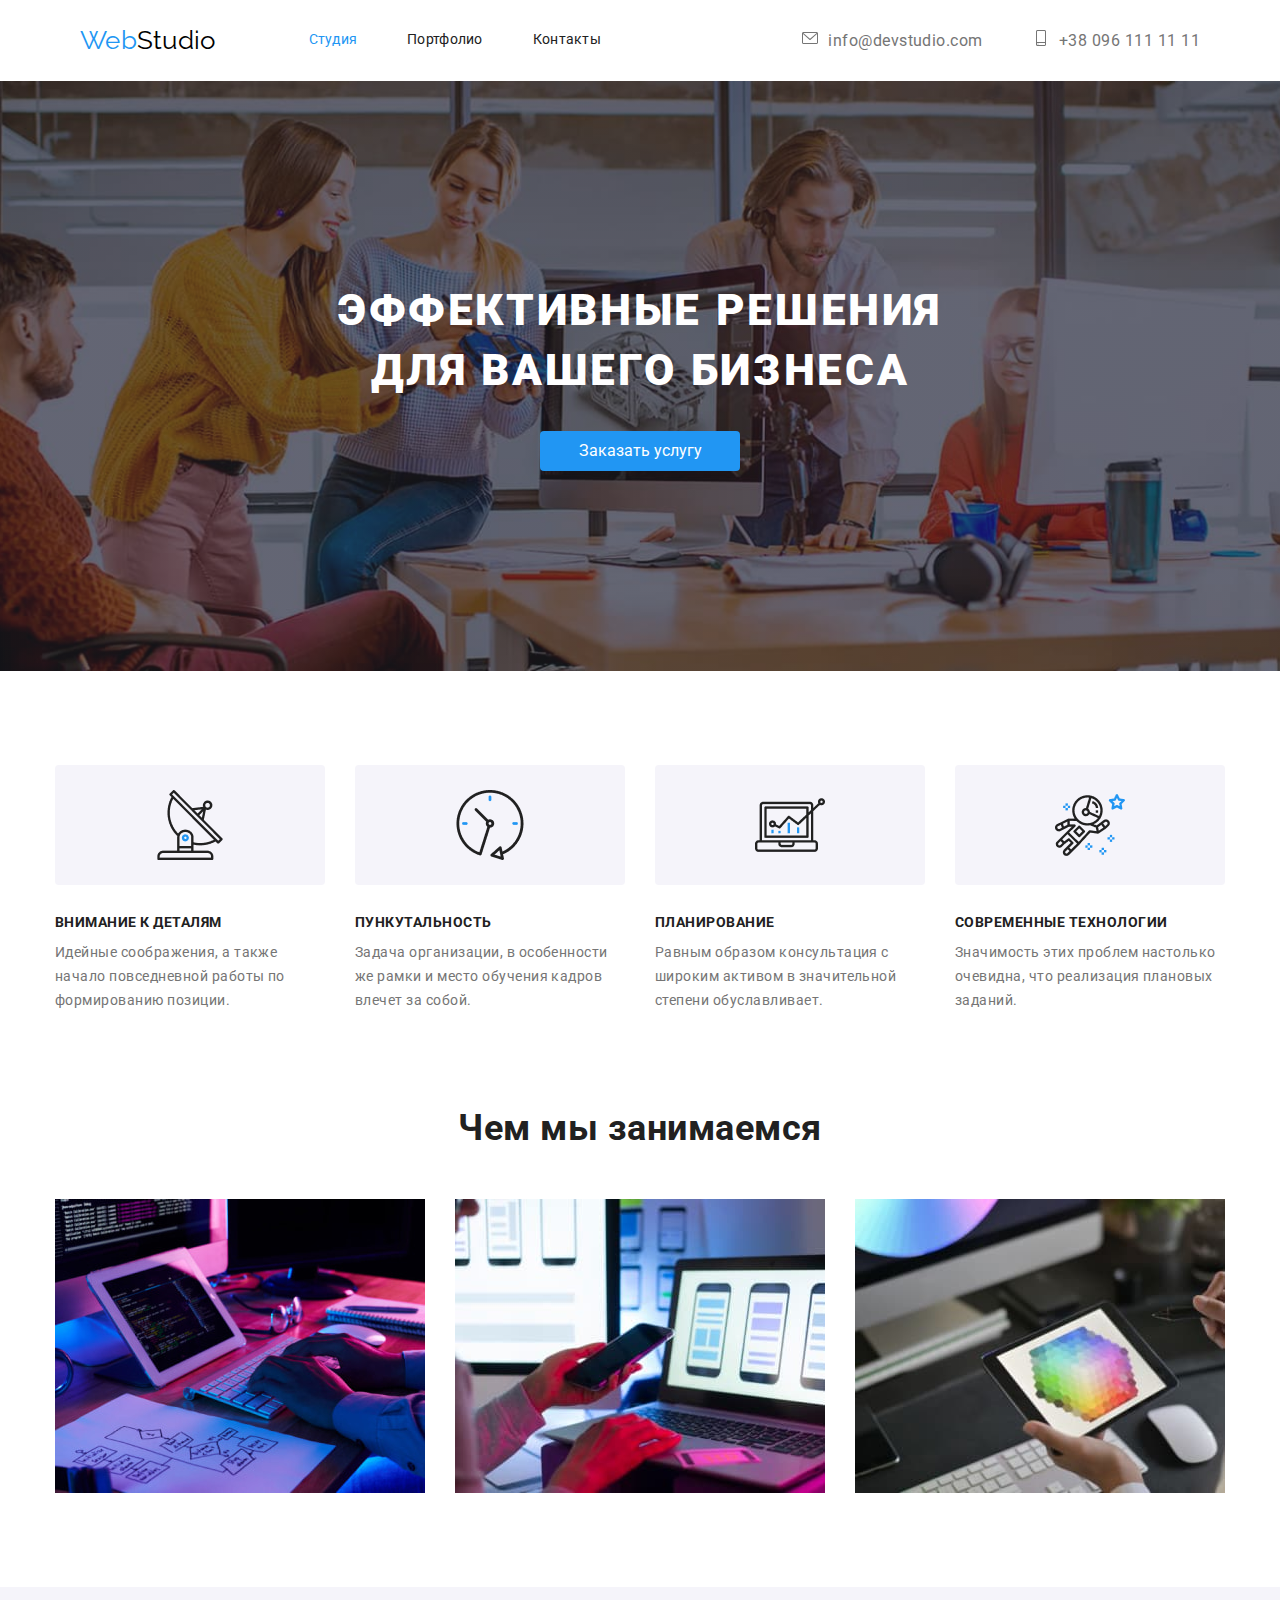
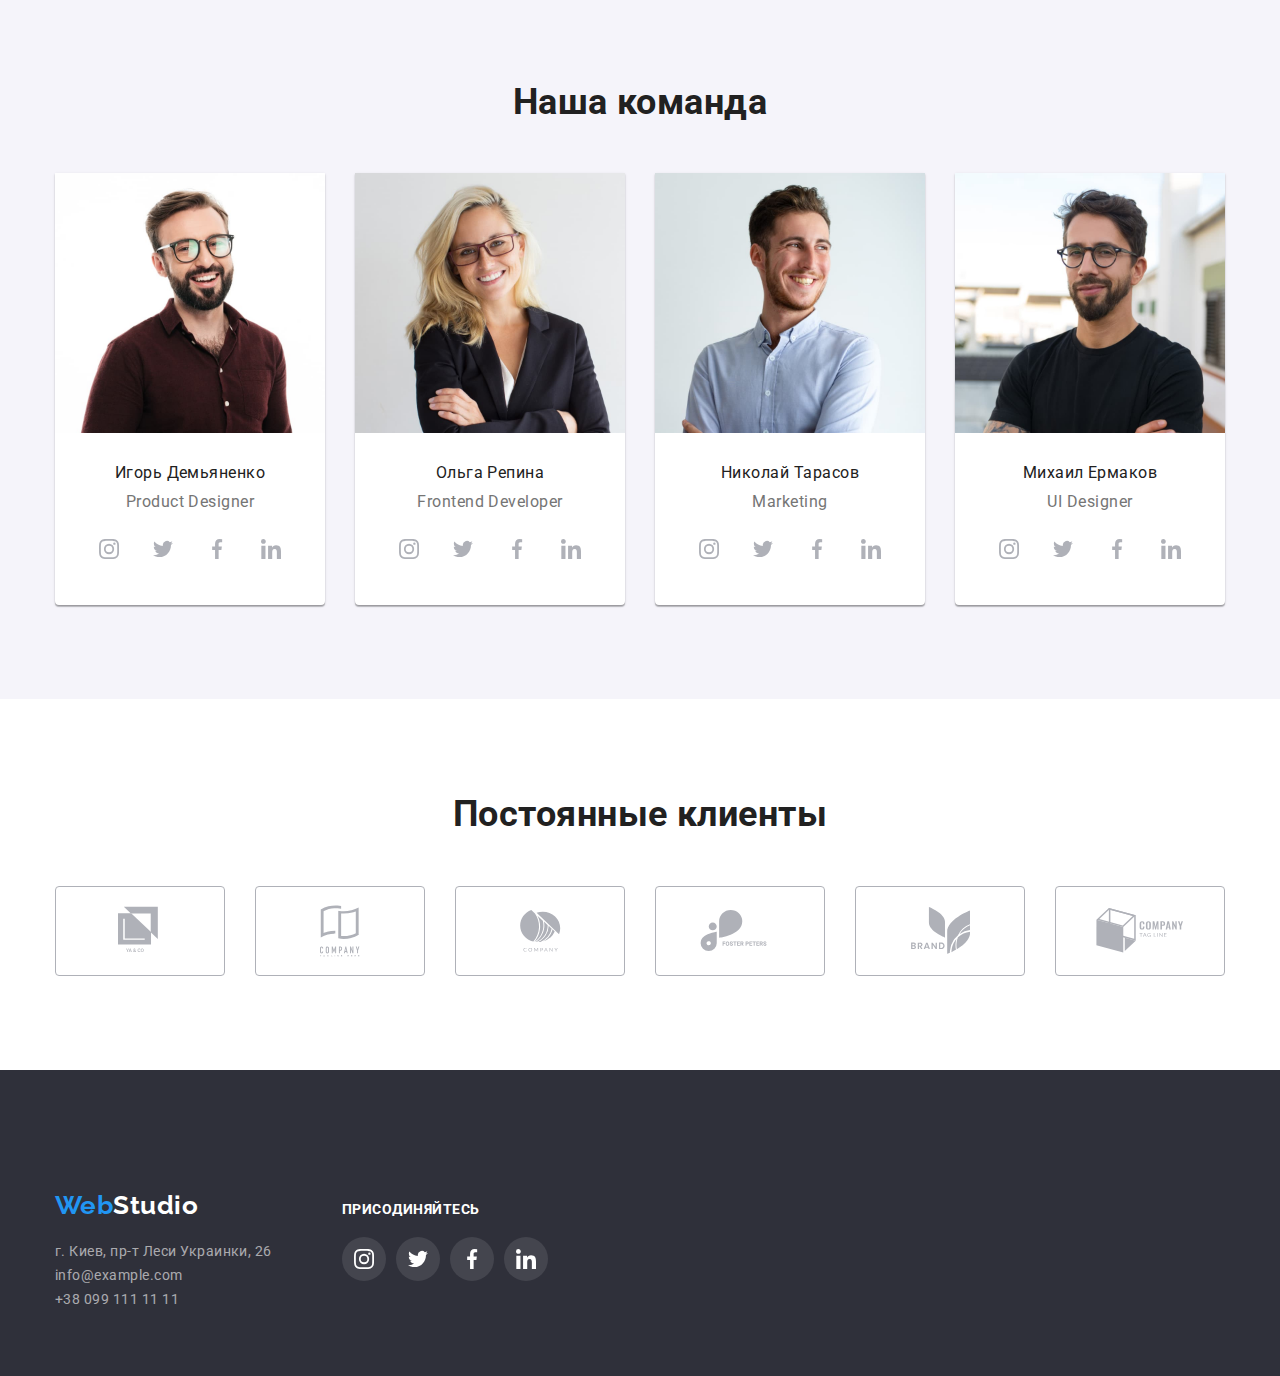
<file: index.html>
<!DOCTYPE html>
<html lang="ru">
  <head>
    <meta charset="UTF-8" />
    <meta name="viewport" content="width=device-width, initial-scale=1.0" />
    <link
      href="https://fonts.googleapis.com/css2?family=Raleway:wght@700&family=Roboto:wght@500;700&display=swap"
      rel="stylesheet"
    />
    <link rel="stylesheet" href="./css/modernnormalize.css" />
    <link rel="stylesheet" href="./css/styles.css" />
    <title>Document</title>
  </head>
  <body>
    <header>
      <!-- главная навигация -->
      <div class="container">
        <div class="flexbox-header">
          <nav class="nav">
            <a class="logo" href="./index.html"
              ><span class="web">Web</span>Studio</a
            >
            <ul class="list list-flexbox">
              <li class="item"><a class="link current" href="">Студия</a></li>
              <li class="item">
                <a class="link" href="./portfolio.html">Портфолио</a>
              </li>
              <li class="item">
                <a class="link" href="#contacts">Контакты</a>
              </li>
            </ul>
          </nav>

          <address class="address">
            <a class="address-link" href="mailto:info@devstudio.com">
              <svg class="address-icon" width="16" height="16">
                <use
                  href="./images/icons/symbol-defs.svg#icon-envelope"
                ></use></svg
              >info@devstudio.com</a
            >
            <a class="address-link" href="tel:+380961111111"
              ><svg class="address-icon" width="16" height="16">
                <use
                  href="./images/icons/symbol-defs.svg#icon-smartphone"
                ></use></svg
              >+38 096 111 11 11</a
            >
          </address>
        </div>
      </div>
    </header>
    <main>
      <article>
        <!-- герой -->
        <section class="hero">
          <div class="container hero-section">
            <h1 class="hero-title">Эффективные решения для вашего бизнеса</h1>
            <button class="button" type="button">Заказать услугу</button>
          </div>
        </section>
        <!-- особенности компании -->
        <section class="section">
          <div class="container">
            <h2 class="visually-hidden">Особенности</h2>
            <ul class="list flexbox">
              <li class="item-special">
                <h3 class="title-small-section antenna">Внимание к деталям</h3>
                <p class="text special-section">
                  Идейные соображения, а также начало повседневной работы по
                  формированию позиции.
                </p>
              </li>
              <li class="item-special">
                <h3 class="title-small-section clock">Пункутальность</h3>
                <p class="text special-section">
                  Задача организации, в особенности же рамки и место обучения
                  кадров влечет за собой.
                </p>
              </li>
              <li class="item-special">
                <h3 class="title-small-section planning">Планирование</h3>
                <p class="text special-section">
                  Равным образом консультация с широким активом в значительной
                  степени обуславливает.
                </p>
              </li>
              <li class="item-special">
                <h3 class="title-small-section astronaut">
                  Современные технологии
                </h3>
                <p class="text special-section">
                  Значимость этих проблем настолько очевидна, что реализация
                  плановых заданий.
                </p>
              </li>
            </ul>
          </div>
        </section>
        <!-- чем занимается компания -->
        <section class="section no-padding">
          <div class="container">
            <h2 class="title-section">Чем мы занимаемся</h2>
            <ul class="list flexbox">
              <li class="item-company">
                <a href="">
                  <img
                    src="./images/img.jpg"
                    alt="кодирование"
                    width="370"
                    height="295"
                  />
                </a>
              </li>
              <li class="item-company">
                <a href="">
                  <img
                    src="./images/box2.jpg"
                    alt="создание мобильных приложений"
                    width="370"
                    height="295"
                  />
                </a>
              </li>
              <li class="item-company">
                <a href="">
                  <img
                    src="./images/box3.jpg"
                    alt="палитра цветов"
                    width="370"
                    height="295"
                  />
                </a>
              </li>
            </ul>
          </div>
        </section>
        <!-- фото и ссылки на команду -->
        <section class="section team">
          <div class="container">
            <h2 class="title-section">Наша команда</h2>
            <ul class="list flexbox">
              <li class="item-special">
                <a href="">
                  <img
                    class="team-image"
                    src="./images/imgteam1.jpg"
                    alt="Игорь Демьяненко"
                    width="270"
                    height="260"
                  />
                </a>
                <h3 class="title-team">Игорь Демьяненко</h3>
                <p class="text text-team">Product Designer</p>
                <ul class="list flexbox-social">
                  <li class="flexbox-social-item">
                    <a
                      class="social-link"
                      aria-label="Инстаграм"
                      href="https://www.instagram.com/?hl=ru"
                      ><svg class="social-icon" width="20" height="20">
                        <use
                          href="./images/icons/symbol-defs.svg#icon-instagram"
                        ></use></svg
                    ></a>
                  </li>
                  <li class="flexbox-social-item">
                    <a
                      class="social-link"
                      aria-label="Твиттер"
                      href="https://www.instagram.com/?hl=ru"
                      ><svg class="social-icon" width="20" height="20">
                        <use
                          href="./images/icons/symbol-defs.svg#icon-twitter"
                        ></use></svg
                    ></a>
                  </li>
                  <li class="flexbox-social-item">
                    <a
                      class="social-link"
                      aria-label="Фейсбук"
                      href="https://www.instagram.com/?hl=ru"
                      ><svg class="social-icon" width="20" height="20">
                        <use
                          href="./images/icons/symbol-defs.svg#icon-facebook"
                        ></use></svg
                    ></a>
                  </li>
                  <li class="flexbox-social-item">
                    <a
                      class="social-link"
                      aria-label="Линкендин"
                      href="https://www.instagram.com/?hl=ru"
                      ><svg class="social-icon" width="20" height="20">
                        <use
                          href="./images/icons/symbol-defs.svg#icon-linkedin"
                        ></use></svg
                    ></a>
                  </li>
                </ul>
              </li>
              <li class="item-special">
                <a href="">
                  <img
                    class="team-image"
                    src="./images/imgteam2.jpg"
                    alt="Ольга Репина"
                    width="270"
                    height="260"
                  />
                </a>
                <h3 class="title-team">Ольга Репина</h3>
                <p class="text text-team">Frontend Developer</p>
                <ul class="list flexbox-social">
                  <li class="flexbox-social-item">
                    <a
                      class="social-link"
                      aria-label="Инстаграм"
                      href="https://www.instagram.com/?hl=ru"
                      ><svg class="social-icon" width="20" height="20">
                        <use
                          href="./images/icons/symbol-defs.svg#icon-instagram"
                        ></use></svg
                    ></a>
                  </li>
                  <li class="flexbox-social-item">
                    <a
                      class="social-link"
                      aria-label="Твиттер"
                      href="https://www.instagram.com/?hl=ru"
                      ><svg class="social-icon" width="20" height="20">
                        <use
                          href="./images/icons/symbol-defs.svg#icon-twitter"
                        ></use></svg
                    ></a>
                  </li>
                  <li class="flexbox-social-item">
                    <a
                      class="social-link"
                      aria-label="Фейсбук"
                      href="https://www.instagram.com/?hl=ru"
                      ><svg class="social-icon" width="20" height="20">
                        <use
                          href="./images/icons/symbol-defs.svg#icon-facebook"
                        ></use></svg
                    ></a>
                  </li>
                  <li class="flexbox-social-item">
                    <a
                      class="social-link"
                      aria-label="Линкендин"
                      href="https://www.instagram.com/?hl=ru"
                      ><svg class="social-icon" width="20" height="20">
                        <use
                          href="./images/icons/symbol-defs.svg#icon-linkedin"
                        ></use></svg
                    ></a>
                  </li>
                </ul>
              </li>
              <li class="item-special">
                <a href="">
                  <img
                    class="team-image"
                    src="./images/imgteam3.jpg"
                    alt="Николай Тарасов"
                    width="270"
                    height="260"
                  />
                </a>
                <h3 class="title-team">Николай Тарасов</h3>
                <p class="text text-team">Marketing</p>
                <ul class="list flexbox-social">
                  <li class="flexbox-social-item">
                    <a
                      class="social-link"
                      aria-label="Инстаграм"
                      href="https://www.instagram.com/?hl=ru"
                      ><svg class="social-icon" width="20" height="20">
                        <use
                          href="./images/icons/symbol-defs.svg#icon-instagram"
                        ></use></svg
                    ></a>
                  </li>
                  <li class="flexbox-social-item">
                    <a
                      class="social-link"
                      aria-label="Твиттер"
                      href="https://www.instagram.com/?hl=ru"
                      ><svg class="social-icon" width="20" height="20">
                        <use
                          href="./images/icons/symbol-defs.svg#icon-twitter"
                        ></use></svg
                    ></a>
                  </li>
                  <li class="flexbox-social-item">
                    <a
                      class="social-link"
                      aria-label="Фейсбук"
                      href="https://www.instagram.com/?hl=ru"
                      ><svg class="social-icon" width="20" height="20">
                        <use
                          href="./images/icons/symbol-defs.svg#icon-facebook"
                        ></use></svg
                    ></a>
                  </li>
                  <li class="flexbox-social-item">
                    <a
                      class="social-link"
                      aria-label="Линкендин"
                      href="https://www.instagram.com/?hl=ru"
                      ><svg class="social-icon" width="20" height="20">
                        <use
                          href="./images/icons/symbol-defs.svg#icon-linkedin"
                        ></use></svg
                    ></a>
                  </li>
                </ul>
              </li>
              <li class="item-special">
                <a href="">
                  <img
                    class="team-image"
                    src="./images/imgteam4.jpg"
                    alt="Михаил Ермаков"
                    width="270"
                    height="260"
                  />
                </a>
                <h3 class="title-team">Михаил Ермаков</h3>
                <p class="text text-team">UI Designer</p>
                <ul class="list flexbox-social">
                  <li class="flexbox-social-item">
                    <a
                      class="social-link"
                      aria-label="Инстаграм"
                      href="https://www.instagram.com/?hl=ru"
                      ><svg class="social-icon" width="20" height="20">
                        <use
                          href="./images/icons/symbol-defs.svg#icon-instagram"
                        ></use></svg
                    ></a>
                  </li>
                  <li class="flexbox-social-item">
                    <a
                      class="social-link"
                      aria-label="Твиттер"
                      href="https://www.instagram.com/?hl=ru"
                      ><svg class="social-icon" width="20" height="20">
                        <use
                          href="./images/icons/symbol-defs.svg#icon-twitter"
                        ></use></svg
                    ></a>
                  </li>
                  <li class="flexbox-social-item">
                    <a
                      class="social-link"
                      aria-label="Фейсбук"
                      href="https://www.instagram.com/?hl=ru"
                      ><svg class="social-icon" width="20" height="20">
                        <use
                          href="./images/icons/symbol-defs.svg#icon-facebook"
                        ></use></svg
                    ></a>
                  </li>
                  <li class="flexbox-social-item">
                    <a
                      class="social-link"
                      aria-label="Линкендин"
                      href="https://www.instagram.com/?hl=ru"
                      ><svg class="social-icon" width="20" height="20">
                        <use
                          href="./images/icons/symbol-defs.svg#icon-linkedin"
                        ></use></svg
                    ></a>
                  </li>
                </ul>
              </li>
            </ul>
          </div>
        </section>
        <!-- постоянные клиенты -->
        <section class="section">
          <div class="container">
            <h2 class="title-section">Постоянные клиенты</h2>
            <ul class="list clients">
              <li>
                <a class="clients-link" href="">
                  <svg class="clients-icon" width="44" height="50">
                    <use href="./images/icons/symbol-defs.svg#icon-logo1"></use>
                  </svg>
                </a>
              </li>
              <li>
                <a class="clients-link" href="">
                  <svg class="clients-icon" width="40" height="52">
                    <use href="./images/icons/symbol-defs.svg#icon-logo2"></use>
                  </svg>
                </a>
              </li>
              <li>
                <a class="clients-link" href="">
                  <svg class="clients-icon" width="41" height="42">
                    <use href="./images/icons/symbol-defs.svg#icon-logo3"></use>
                  </svg>
                </a>
              </li>
              <li>
                <a class="clients-link" href="">
                  <svg class="clients-icon" width="80" height="42">
                    <use href="./images/icons/symbol-defs.svg#icon-logo4"></use>
                  </svg>
                </a>
              </li>
              <li>
                <a class="clients-link" href="">
                  <svg class="clients-icon" width="59" height="47">
                    <use href="./images/icons/symbol-defs.svg#icon-logo5"></use>
                  </svg>
                </a>
              </li>
              <li>
                <a class="clients-link" href="">
                  <svg class="clients-icon" width="88" height="45">
                    <use href="./images/icons/symbol-defs.svg#icon-logo6"></use>
                  </svg>
                </a>
              </li>
            </ul>
          </div>
        </section>
      </article>
    </main>
    <footer class="footer">
      <!-- футер -->
      <div class="container footer-flexbox">
        <div>
          <h2 class="logo title-footer"><span class="web">Web</span>Studio</h2>
          <address class="text-address" id="contacts">
            г. Киев, пр-т Леси Украинки, 26 <br />
            info@example.com <br />
            +38 099 111 11 11
          </address>
        </div>
        <div class="join">
          <h2 class="title-join">Присодиняйтесь</h2>
          <ul class="list flexbox-social">
            <li class="flexbox-social-item">
              <a
                class="social-link-join"
                aria-label="Инстаграм"
                href="https://www.instagram.com/?hl=ru"
                ><svg class="social-icon" width="20" height="20">
                  <use
                    href="./images/icons/symbol-defs.svg#icon-instagram"
                  ></use></svg
              ></a>
            </li>
            <li class="flexbox-social-item">
              <a
                class="social-link-join"
                aria-label="Твиттер"
                href="https://www.instagram.com/?hl=ru"
                ><svg class="social-icon" width="20" height="20">
                  <use
                    href="./images/icons/symbol-defs.svg#icon-twitter"
                  ></use></svg
              ></a>
            </li>
            <li class="flexbox-social-item">
              <a
                class="social-link-join"
                aria-label="Фейсбук"
                href="https://www.instagram.com/?hl=ru"
                ><svg class="social-icon" width="20" height="20">
                  <use
                    href="./images/icons/symbol-defs.svg#icon-facebook"
                  ></use></svg
              ></a>
            </li>
            <li class="flexbox-social-item">
              <a
                class="social-link-join"
                aria-label="Линкендин"
                href="https://www.instagram.com/?hl=ru"
                ><svg class="social-icon" width="20" height="20">
                  <use
                    href="./images/icons/symbol-defs.svg#icon-linkedin"
                  ></use></svg
              ></a>
            </li>
          </ul>
        </div>
      </div>
    </footer>
  </body>
</html>
</file>
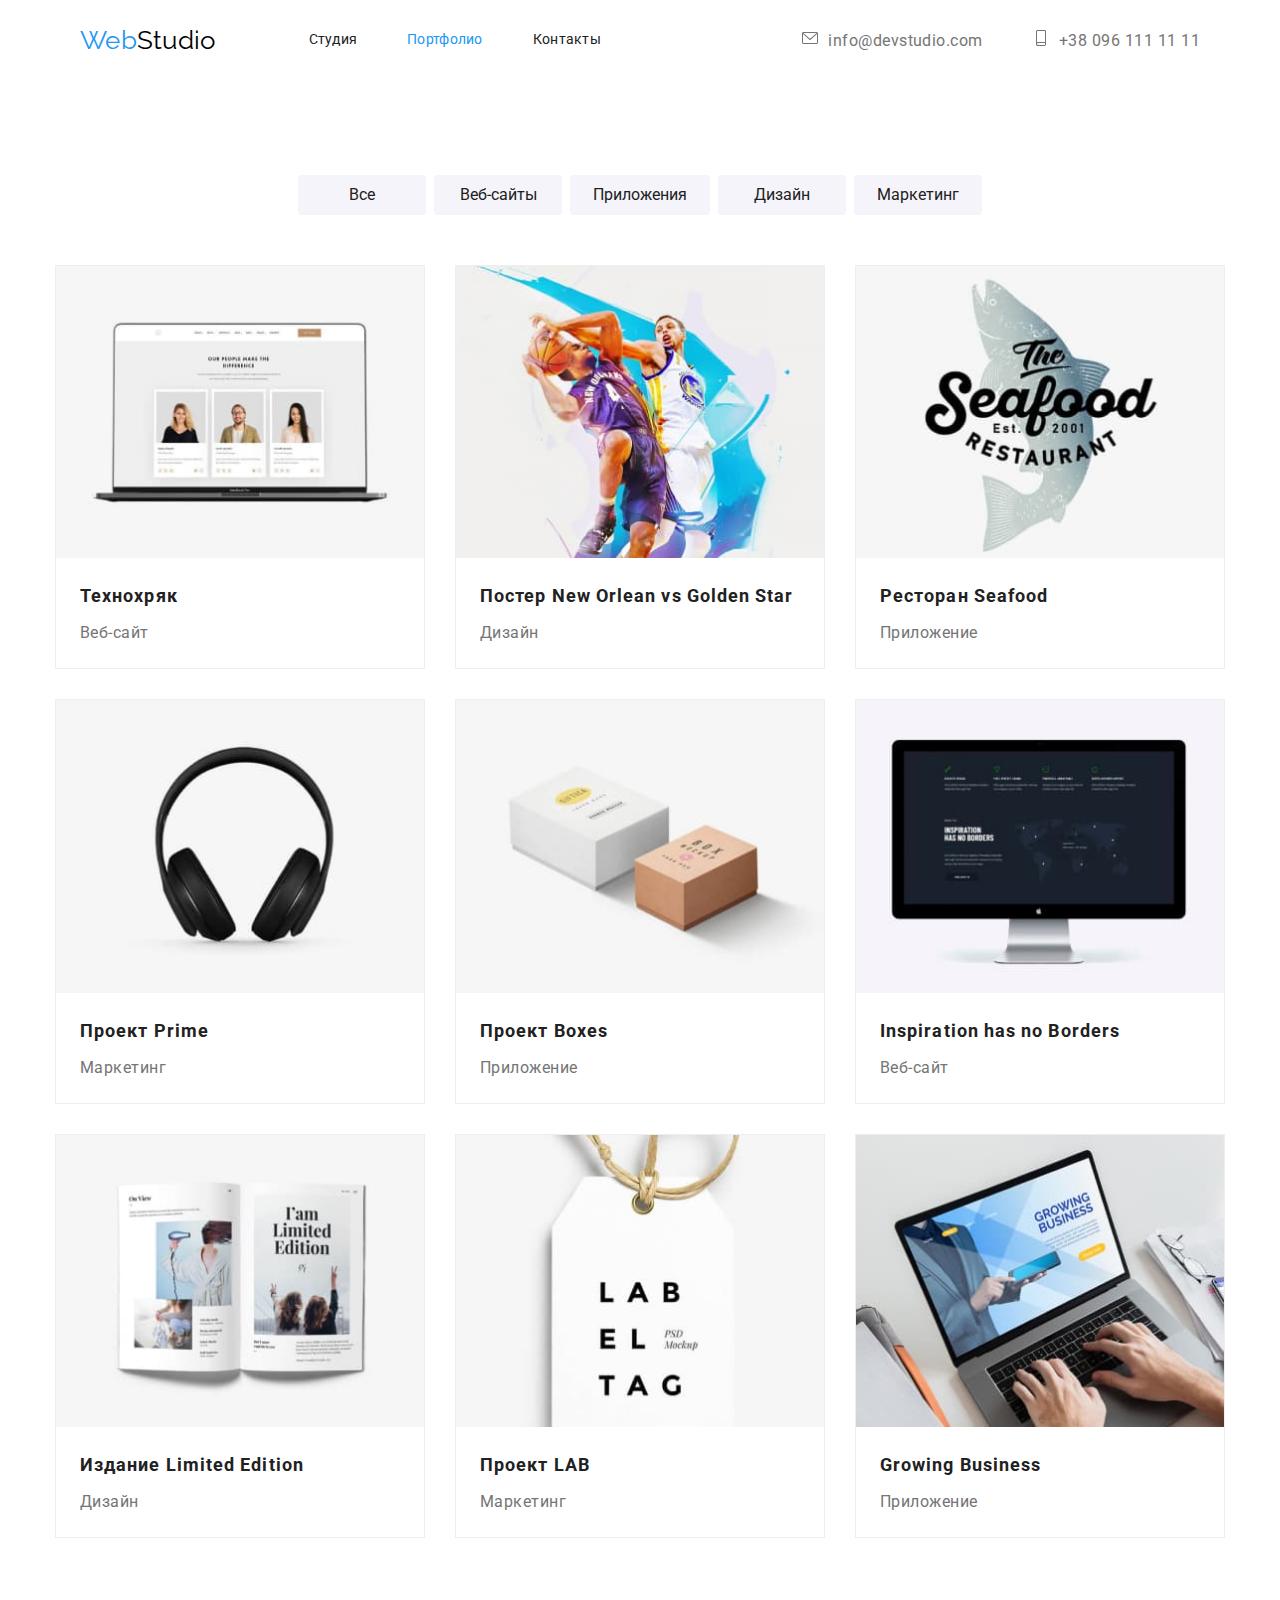
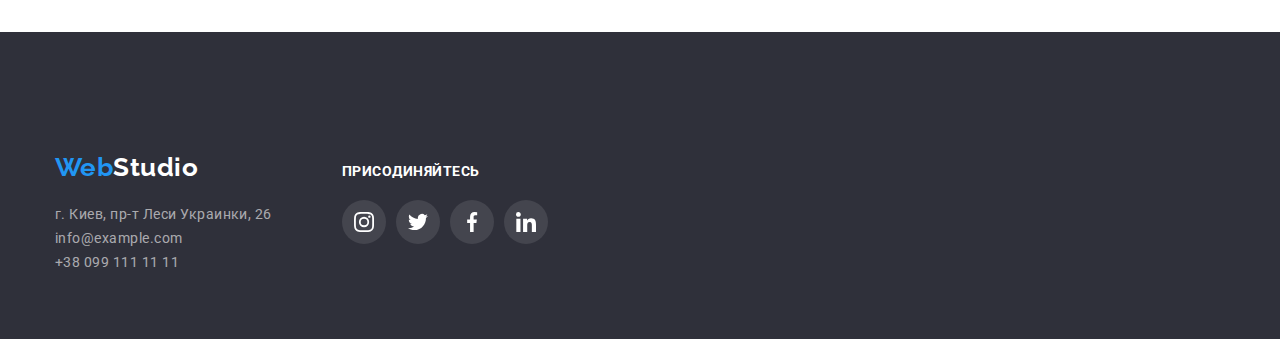
<file: portfolio.html>
<!DOCTYPE html>
<html lang="ru">
  <head>
    <meta charset="UTF-8" />
    <meta name="viewport" content="width=device-width, initial-scale=1.0" />
    <link
      href="https://fonts.googleapis.com/css2?family=Raleway:wght@700&family=Roboto:wght@500;700&display=swap"
      rel="stylesheet"
    />
    <link rel="stylesheet" href="./css/modernnormalize.css" />
    <link rel="stylesheet" href="./css/styles.css" />
    <title>Document</title>
  </head>
  <body>
    <header>
      <!-- главная навигация -->
      <div class="container padding-portfolio">
        <div class="flexbox-header">
          <nav class="nav">
            <a class="logo" href="./index.html"
              ><span class="web">Web</span>Studio</a
            >
            <ul class="list list-flexbox">
              <li class="item">
                <a class="link" href="./index.html">Студия</a>
              </li>
              <li class="item">
                <a class="link current" href="./portfolio.html">Портфолио</a>
              </li>
              <li class="item">
                <a class="link" href="#contacts">Контакты</a>
              </li>
            </ul>
          </nav>

          <address class="address">
            <a class="address-link" href="mailto:info@devstudio.com">
              <svg class="address-icon" width="16" height="16">
                <use
                  href="./images/icons/symbol-defs.svg#icon-envelope"
                ></use></svg
              >info@devstudio.com</a
            >
            <a class="address-link" href="tel:+380961111111"
              ><svg class="address-icon" width="16" height="16">
                <use
                  href="./images/icons/symbol-defs.svg#icon-smartphone"
                ></use></svg
              >+38 096 111 11 11</a
            >
          </address>
        </div>
      </div>
    </header>
    <main>
      <article>
        <!--фильтр -->
        <div class="container padding-portfolio">
          <ul class="list flexbox-buttonport">
            <li class="item-button">
              <button class="button-port" type="button">Все</button>
            </li>
            <li class="item-button">
              <button class="button-port" type="button">Веб-сайты</button>
            </li>
            <li class="item-button">
              <button class="button-port" type="button">Приложения</button>
            </li>
            <li class="item-button">
              <button class="button-port" type="button">Дизайн</button>
            </li>
            <li class="item-button">
              <button class="button-port" type="button">Маркетинг</button>
            </li>
          </ul>
          <section>
            <!-- список приложений  -->
            <ul class="list flexbox-app">
              <li class="item-app">
                <a href=""
                  ><img
                    src="./images/img-porrtf-1.jpg"
                    alt="иконки"
                    width="370"
                    height="295"
                  />
                  <div class="text-container">
                    <h2 class="title-app">Технохряк</h2>
                    <p class="text-app">Веб-сайт</p>
                  </div>
                </a>
              </li>
              <li class="item-app">
                <a href=""
                  ><img
                    src="./images/img-porrtf-2.jpg"
                    alt="баскетболисты"
                    width="370"
                    height="295"
                  />
                  <div class="text-container">
                    <h2 class="title-app">Постер New Orlean vs Golden Star</h2>
                    <p class="text-app">Дизайн</p>
                  </div>
                </a>
              </li>
              <li class="item-app">
                <a href=""
                  ><img
                    src="./images/img-porrtf-3.jpg"
                    alt="логотип"
                    width="370"
                    height="295"
                  />
                  <div class="text-container">
                    <h2 class="title-app">Ресторан Seafood</h2>
                    <p class="text-app">Приложение</p>
                  </div>
                </a>
              </li>
              <li class="item-app">
                <a href=""
                  ><img
                    src="./images/img-porrtf-4.jpg"
                    alt="наушники"
                    width="370"
                    height="295"
                  />
                  <div class="text-container">
                    <h2 class="title-app">Проект Prime</h2>
                    <p class="text-app">Маркетинг</p>
                  </div>
                </a>
              </li>
              <li class="item-app">
                <a href=""
                  ><img
                    src="./images/img-porrtf-5.jpg"
                    alt="коробки"
                    width="370"
                    height="295"
                  />
                  <div class="text-container">
                    <h2 class="title-app">Проект Boxes</h2>
                    <p class="text-app">Приложение</p>
                  </div>
                </a>
              </li>
              <li class="item-app">
                <a href=""
                  ><img
                    src="./images/img-porrtf-6.jpg"
                    alt="экран-компьютера"
                    width="370"
                    height="295"
                  />
                  <div class="text-container">
                    <h2 class="title-app">Inspiration has no Borders</h2>
                    <p class="text-app">Веб-сайт</p>
                  </div>
                </a>
              </li>
              <li class="item-app">
                <a href=""
                  ><img
                    src="./images/img-porrtf-7.jpg"
                    alt="книга"
                    width="370"
                    height="295"
                  />
                  <div class="text-container">
                    <h2 class="title-app">Издание Limited Edition</h2>
                    <p class="text-app">Дизайн</p>
                  </div>
                </a>
              </li>
              <li class="item-app">
                <a href=""
                  ><img
                    src="./images/img-porrtf-8.jpg"
                    alt="бирка"
                    width="370"
                    height="295"
                  />
                  <div class="text-container">
                    <h2 class="title-app">Проект LAB</h2>
                    <p class="text-app">Маркетинг</p>
                  </div>
                </a>
              </li>
              <li class="item-app">
                <a href=""
                  ><img
                    src="./images/img-porrtf-9.jpg"
                    alt="ноутбук"
                    width="370"
                    height="295"
                  />
                  <div class="text-container">
                    <h2 class="title-app">Growing Business</h2>
                    <p class="text-app">Приложение</p>
                  </div>
                </a>
              </li>
            </ul>
          </section>
        </div>
      </article>
    </main>
    <footer class="footer">
      <!-- футер -->
      <div class="container footer-flexbox">
        <div>
          <h2 class="logo title-footer"><span class="web">Web</span>Studio</h2>
          <address class="text-address" id="contacts">
            г. Киев, пр-т Леси Украинки, 26 <br />
            info@example.com <br />
            +38 099 111 11 11
          </address>
        </div>
        <div class="join">
          <h2 class="title-join">Присодиняйтесь</h2>
          <ul class="list flexbox-social">
            <li class="flexbox-social-item">
              <a
                class="social-link-join"
                aria-label="Инстаграм"
                href="https://www.instagram.com/?hl=ru"
                ><svg class="social-icon" width="20" height="20">
                  <use
                    href="./images/icons/symbol-defs.svg#icon-instagram"
                  ></use></svg
              ></a>
            </li>
            <li class="flexbox-social-item">
              <a
                class="social-link-join"
                aria-label="Твиттер"
                href="https://www.instagram.com/?hl=ru"
                ><svg class="social-icon" width="20" height="20">
                  <use
                    href="./images/icons/symbol-defs.svg#icon-twitter"
                  ></use></svg
              ></a>
            </li>
            <li class="flexbox-social-item">
              <a
                class="social-link-join"
                aria-label="Фейсбук"
                href="https://www.instagram.com/?hl=ru"
                ><svg class="social-icon" width="20" height="20">
                  <use
                    href="./images/icons/symbol-defs.svg#icon-facebook"
                  ></use></svg
              ></a>
            </li>
            <li class="flexbox-social-item">
              <a
                class="social-link-join"
                aria-label="Линкендин"
                href="https://www.instagram.com/?hl=ru"
                ><svg class="social-icon" width="20" height="20">
                  <use
                    href="./images/icons/symbol-defs.svg#icon-linkedin"
                  ></use></svg
              ></a>
            </li>
          </ul>
        </div>
      </div>
    </footer>
  </body>
</html>
</file>
<file: css/styles.css>
:root {
  --primary-text-color: #757575;
  --title-text-color: #212121;
  --accent-color: #2196f3;
  --background-color: #ffffff;
  --background-hero-color: #2f303a;
  --our-team-back-color: #f5f4fa;
  --footer-back-color: #000000;
  --icon-color: #afb1b8;
}

body {
  font-family: Roboto, serif;
  letter-spacing: 0.03em;

  color: var(--primary-text-color);
}

/* утилиты */

h2,
h3 {
  color: var(--title-text-color);
}

.list {
  list-style: none;
  margin: 0;
  padding: 0;
}

a {
  text-decoration: none;
}

img {
  display: block;
  max-width: 100%;
  height: auto;
}

.flexbox {
  display: flex;
}

/* главная навигация */

.container {
  margin-left: auto;
  margin-right: auto;
  width: 1200px;
  padding-left: 15px;
  padding-right: 15px;
}

.flexbox-header {
  display: flex;
  padding: 25px;
}

.flexbox-header > .address {
  margin-left: auto;
}

.nav {
  display: flex;

  font-size: 14px;
  line-height: 1.14;
  letter-spacing: 0.02em;
}

.nav > .logo {
  margin-right: 93px;
}

.logo {
  font-family: Raleway, sans-serif;
  font-size: 26px;
  line-height: 1.19;

  color: var(--footer-back-color);
}

.list-flexbox {
  display: flex;
  align-items: center;
}

.list-flexbox > .item:not(:last-child) {
  margin-right: 50px;
}

.link {
  color: var(--title-text-color);
}

.link:hover,
.link:focus,
.current,
.web {
  color: var(--accent-color);
}

.address {
  display: flex;
  align-items: center;
  color: var(--primary-text-color);

  font-style: normal;
}

.address-link {
  color: var(--primary-text-color);
}

.address-link:hover,
.address-link:focus {
  color: var(--accent-color);
}

.address-link:not(:last-child) {
  margin-right: 50px;
}

.address-icon {
  margin-right: 10px;
  fill: var(--primary-text-color);
}

.address-link:hover .address-icon,
.address-link:focus .address-icon {
  fill: var(--accent-color);
}

/* герой */

.hero {
  text-align: center;
  margin-right: auto;
  margin-left: auto;

  color: var(--background-color);
  background-color: var(--background-hero-color);
  background-image: linear-gradient(
      rgba(47, 48, 58, 0.4),
      rgba(47, 48, 58, 0.4)
    ),
    url(../images/hero-background.jpg);
  background-position: center;
  background-repeat: no-repeat;
  max-width: 1600px;
  background-size: cover;
}

.hero-section {
  padding-top: 200px;
  padding-bottom: 200px;
  margin-left: auto;
  margin-right: auto;
  max-width: 696px;
}

.hero-title {
  margin-top: 0;
  margin-bottom: 30px;

  font-weight: 900;
  font-size: 44px;
  line-height: 1.36;
  letter-spacing: 0.06em;
  text-transform: uppercase;
}

.button {
  display: inline-block;
  padding: 10px 32px;
  border-radius: 4px;
  border: 1px solid transparent;
  min-width: 200px;

  color: var(--background-color);
  background-color: var(--accent-color);

  text-align: center;
  cursor: pointer;
}

/* особенности компании */

.section {
  padding-top: 94px;
  padding-bottom: 94px;
}

.flexbox > .item-special:not(:last-child) {
  margin-right: 30px;
}

.flexbox > .item-special {
  width: calc((100% - 3 * 30px) / 4);
}

.visually-hidden {
  position: absolute;
  width: 1px;
  height: 1px;
  margin: -1px;
  border: 0;
  padding: 0;
  clip: rect(0 0 0 0);
  overflow: hidden;
}

.title-small-section {
  margin-top: 0px;
  margin-bottom: 10px;

  font-weight: 700;
  font-size: 14px;
  line-height: 1.14;
  text-transform: uppercase;
}

.title-small-section::before {
  display: block;
  content: "";
  max-width: 270px;
  height: 120px;
  margin-bottom: 30px;
  border-radius: 4px;
  background-color: var(--our-team-back-color);
  background-repeat: no-repeat;
  background-position: center;
}

.antenna::before {
  background-image: url(../images/antenna1.png);
}

.clock::before {
  background-image: url(../images/clock1.png);
}

.planning::before {
  background-image: url(../images/diagram1.png);
}

.astronaut::before {
  background-image: url(../images/astronaut1.png);
}

.special-section,
.text-address {
  font-size: 14px;
  line-height: 1.71;
}

.text {
  margin-top: 0px;
  margin-bottom: 0px;
}

/* чем занимается компания */

.section.no-padding {
  padding-top: 0px;
}

.title-section {
  margin-top: 0;
  margin-bottom: 50px;

  font-weight: 700;
  font-size: 36px;
  line-height: 1.17;
  text-align: center;
}

.flexbox > .item-company:not(:last-child) {
  margin-right: 30px;
}

.flexbox > .item-company {
  width: calc((100% - 2 * 30px) / 3);
}

/* фото и ссылки на команду */

.team {
  background-color: var(--our-team-back-color);
}

.team .item-special {
  box-shadow: 0px 1px 3px rgba(0, 0, 0, 0.12), 0px 1px 1px rgba(0, 0, 0, 0.14),
    0px 2px 1px rgba(0, 0, 0, 0.2);
  border-radius: 0px 0px 4px 4px;
  background-color: var(--background-color);
}

.team-image {
  margin-bottom: 30px;
}

.title-team {
  margin-top: 0px;
  margin-bottom: 10px;

  font-weight: normal;
  font-size: 16px;
  line-height: 1.19;
  text-align: center;
}

.text-team {
  font-size: 16px;
  line-height: 1.19;
  margin-bottom: 16px;
  text-align: center;
}

.flexbox-social {
  display: flex;
  justify-content: center;
  margin-bottom: 30px;
  margin-right: auto;
  margin-left: auto;
  justify-content: center;
}

.flexbox-social-item:not(:last-child) {
  margin-right: 10px;
}

.social-link {
  display: inline-block;
  width: 44px;
  height: 44px;
  border-radius: 50%;
}

.social-link:hover,
.social-link:focus {
  background-color: var(--accent-color);
}

.social-link:hover .social-icon,
.social-link:focus .social-icon {
  fill: var(--background-color);
}

.social-icon {
  margin: 12px;
  fill: var(--icon-color);
}
/* постоянные клиенты */

.clients {
  display: flex;
}

.clients > li:not(:last-child) {
  margin-right: 30px;
}

.clients-link {
  display: flex;
  height: 90px;
  width: 170px;
  justify-content: center;
  align-items: center;

  border: 1px solid var(--icon-color);
  border-radius: 4px;
}

.clients-icon {
  fill: var(--icon-color);
}

.clients-link:hover,
.clients-link:focus {
  border-color: var(--accent-color);
}

.clients-link:hover .clients-icon,
.clients-link:focus .clients-icon {
  fill: var(--accent-color);
}

/* футер */

.footer {
  padding-top: 60px;
  padding-bottom: 60px;

  background-color: var(--background-hero-color);
}

.footer-flexbox {
  display: flex;
}

.title-footer {
  margin-top: 60px;
  margin-bottom: 20px;

  color: var(--background-color);
}

.footer .text-address {
  font-style: normal;
  color: rgba(255, 255, 255, 0.6);
}

.join {
  margin-left: 70px;
  padding-top: 72px;
}

.title-join {
  margin-top: 0px;
  margin-bottom: 20px;

  text-transform: uppercase;
  font-weight: bold;
  font-size: 14px;
  line-height: 1.14;

  color: var(--background-color);
}

.social-link-join {
  display: inline-block;
  width: 44px;
  height: 44px;
  border-radius: 50%;

  background-color: rgba(255, 255, 255, 0.1);
}

.social-link-join:hover,
.social-link-join:focus {
  background-color: var(--accent-color);
}

.join .social-icon {
  fill: var(--background-color);
}

/* портфолио */

.padding-portfolio {
  padding-bottom: 94px;
}
/* фильтр */

.flexbox-buttonport {
  display: flex;
  justify-content: center;
  padding-bottom: 50px;
}

.flexbox-buttonport > .item-button:not(:last-child) {
  margin-right: 8px;
}

.item-button:hover,
.item-button:focus {
  box-shadow: 0px 4px 4px rgba(0, 0, 0, 0.25);
}

.button-port {
  display: inline-block;
  border: 1px solid transparent;
  border-radius: 4px;
  padding: 6px 22px;
  min-width: 128px;
  cursor: pointer;

  color: var(--title-text-color);
  background-color: var(--our-team-back-color);

  font-size: 16px;
  line-height: 1.63;
  text-align: center;
}

.button-port:hover,
.button-port:focus {
  color: var(--background-color);
  background-color: var(--accent-color);
}

/* список приложений */

.flexbox-app {
  display: flex;
  flex-wrap: wrap;
}

.item-app {
  width: calc((100% - 2 * 30px) / 3);
  border: 1px solid #eeeeee;
}

.item-app:not(:nth-of-type(3n)) {
  margin-right: 30px;
}

.item-app:hover,
.item-app:focus {
  box-shadow: 0px 4px 4px rgba(0, 0, 0, 0.25);
}

.flexbox-app > .item-app:nth-of-type(-n + 6) {
  margin-bottom: 30px;
}

.text-container {
  padding: 20px 24px;
}

.title-app {
  margin-top: 0px;
  margin-bottom: 4px;

  font-weight: 700;
  font-size: 18px;
  line-height: 2;
  letter-spacing: 0.06em;

  color: var(--title-text-color);
}

.text-app {
  margin-top: 0px;
  margin-bottom: 0px;

  font-size: 16px;
  line-height: 1.88;

  color: var(--primary-text-color);
}
</file>
<file: css/modernnormalize.css>
/*! modern-normalize v0.7.0 | MIT License | https://github.com/sindresorhus/modern-normalize */

/*
Document
========
*/

/**
Use a better box model (opinionated).
*/

*,
*::before,
*::after {
  box-sizing: border-box;
}

/**
Use a more readable tab size (opinionated).
*/

:root {
  -moz-tab-size: 4;
  tab-size: 4;
}

/**
1. Correct the line height in all browsers.
2. Prevent adjustments of font size after orientation changes in iOS.
*/

html {
  line-height: 1.15; /* 1 */
  -webkit-text-size-adjust: 100%; /* 2 */
}

/*
Sections
========
*/

/**
Remove the margin in all browsers.
*/

body {
  margin: 0;
}

/**
Improve consistency of default fonts in all browsers. (https://github.com/sindresorhus/modern-normalize/issues/3)
*/

body {
  font-family: system-ui, -apple-system,
    /* Firefox supports this but not yet `system-ui` */ "Segoe UI", Roboto,
    Helvetica, Arial, sans-serif, "Apple Color Emoji", "Segoe UI Emoji";
}

/*
Grouping content
================
*/

/**
Add the correct height in Firefox.
*/

hr {
  height: 0;
}

/*
Text-level semantics
====================
*/

/**
Add the correct text decoration in Chrome, Edge, and Safari.
*/

abbr[title] {
  text-decoration: underline dotted;
}

/**
Add the correct font weight in Edge and Safari.
*/

b,
strong {
  font-weight: bolder;
}

/**
1. Improve consistency of default fonts in all browsers. (https://github.com/sindresorhus/modern-normalize/issues/3)
2. Correct the odd 'em' font sizing in all browsers.
*/

code,
kbd,
samp,
pre {
  font-family: ui-monospace, SFMono-Regular, Consolas, "Liberation Mono", Menlo,
    monospace; /* 1 */
  font-size: 1em; /* 2 */
}

/**
Add the correct font size in all browsers.
*/

small {
  font-size: 80%;
}

/**
Prevent 'sub' and 'sup' elements from affecting the line height in all browsers.
*/

sub,
sup {
  font-size: 75%;
  line-height: 0;
  position: relative;
  vertical-align: baseline;
}

sub {
  bottom: -0.25em;
}

sup {
  top: -0.5em;
}

/*
Forms
=====
*/

/**
1. Change the font styles in all browsers.
2. Remove the margin in Firefox and Safari.
*/

button,
input,
optgroup,
select,
textarea {
  font-family: inherit; /* 1 */
  font-size: 100%; /* 1 */
  line-height: 1.15; /* 1 */
  margin: 0; /* 2 */
}

/**
Remove the inheritance of text transform in Edge and Firefox.
1. Remove the inheritance of text transform in Firefox.
*/

button,
select {
  /* 1 */
  text-transform: none;
}

/**
Correct the inability to style clickable types in iOS and Safari.
*/

button,
[type="button"],
[type="reset"],
[type="submit"] {
  -webkit-appearance: button;
}

/**
Remove the inner border and padding in Firefox.
*/

::-moz-focus-inner {
  border-style: none;
  padding: 0;
}

/**
Restore the focus styles unset by the previous rule.
*/

:-moz-focusring {
  outline: 1px dotted ButtonText;
}

/**
Remove the additional ':invalid' styles in Firefox.
See: https://github.com/mozilla/gecko-dev/blob/2f9eacd9d3d995c937b4251a5557d95d494c9be1/layout/style/res/forms.css#L728-L737
*/

:-moz-ui-invalid {
  box-shadow: none;
}

/**
Remove the padding so developers are not caught out when they zero out 'fieldset' elements in all browsers.
*/

legend {
  padding: 0;
}

/**
Add the correct vertical alignment in Chrome and Firefox.
*/

progress {
  vertical-align: baseline;
}

/**
Correct the cursor style of increment and decrement buttons in Safari.
*/

::-webkit-inner-spin-button,
::-webkit-outer-spin-button {
  height: auto;
}

/**
1. Correct the odd appearance in Chrome and Safari.
2. Correct the outline style in Safari.
*/

[type="search"] {
  -webkit-appearance: textfield; /* 1 */
  outline-offset: -2px; /* 2 */
}

/**
Remove the inner padding in Chrome and Safari on macOS.
*/

::-webkit-search-decoration {
  -webkit-appearance: none;
}

/**
1. Correct the inability to style clickable types in iOS and Safari.
2. Change font properties to 'inherit' in Safari.
*/

::-webkit-file-upload-button {
  -webkit-appearance: button; /* 1 */
  font: inherit; /* 2 */
}

/*
Interactive
===========
*/

/*
Add the correct display in Chrome and Safari.
*/

summary {
  display: list-item;
}
</file>
